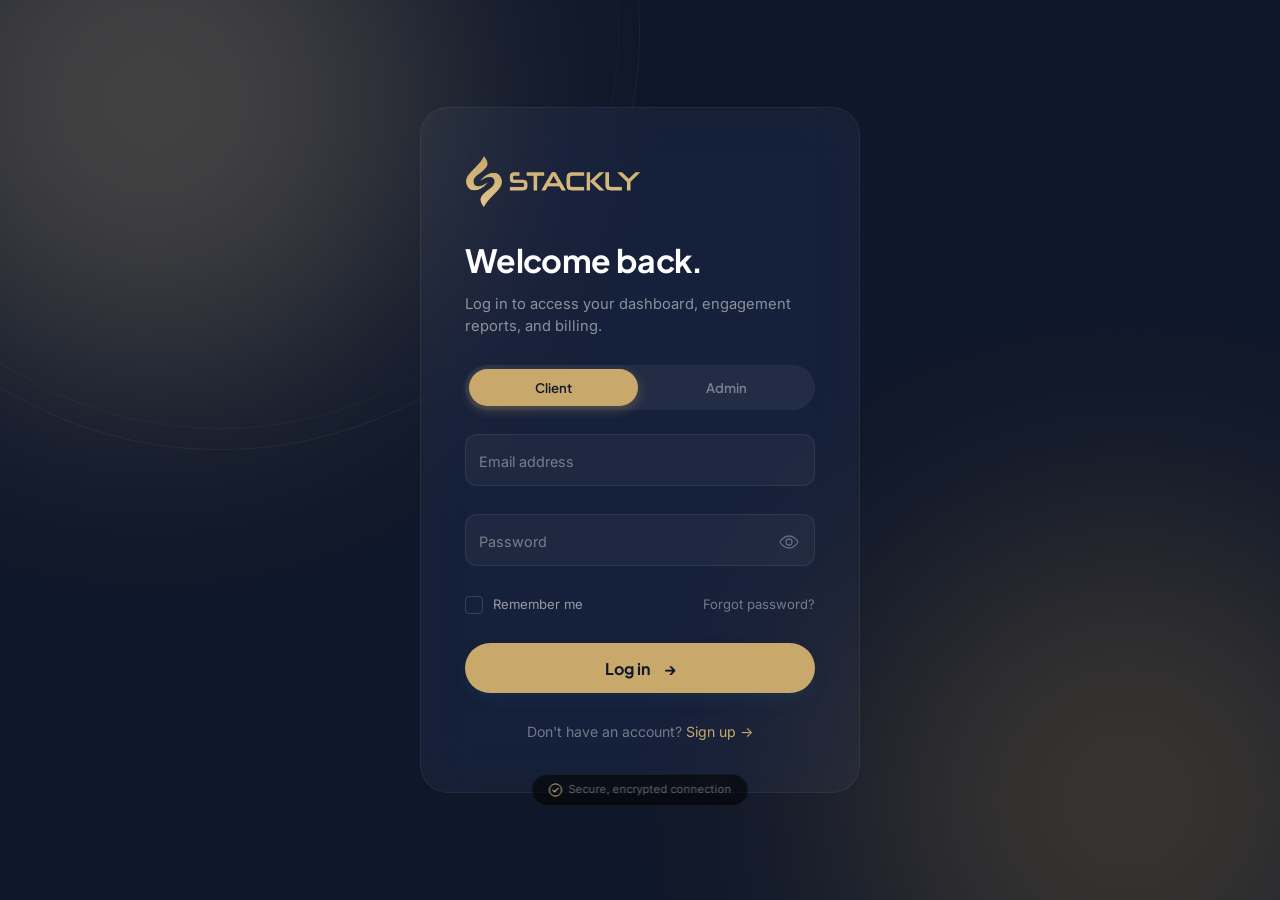
<file: login.html>
<!DOCTYPE html>
<html lang="en">
<head>
<meta charset="UTF-8">
<meta name="viewport" content="width=device-width, initial-scale=1.0">
<title>Log in — Stackly Business</title>
<meta name="description" content="Log in to your Stackly Business account.">
<link rel="icon" href="assets/images/logo-stackly.webp">

<link rel="preconnect" href="https://fonts.googleapis.com">
<link rel="preconnect" href="https://fonts.gstatic.com" crossorigin>
<link href="https://fonts.googleapis.com/css2?family=Plus+Jakarta+Sans:wght@500;600;700;800&family=Inter:wght@400;500;600&display=swap" rel="stylesheet">

<link rel="stylesheet" href="assets/css/style.css">
<link rel="stylesheet" href="assets/css/login.css">
</head>
<body data-page="login">

<main id="main" class="l-main">

  <!-- ============================================================
       1. LOGIN — full-screen centered glass card
  ============================================================ -->
  <section class="l-section">
    <div class="l-bg">
      <div class="l-grid"></div>
      <div class="l-glow l-glow--1"></div>
      <div class="l-glow l-glow--2"></div>
      <div class="l-orb"></div>
    </div>

    <div class="l-card-wrap">
      <div class="l-card">
        <div class="l-card-inner">
          <a href="index.html" class="l-logo" aria-label="Stackly Business — Home">
            <img src="assets/images/logo-stackly.webp" alt="Stackly Business logo">
          </a>

          <h1 class="l-title">Welcome back.</h1>
          <p class="l-sub">Log in to access your dashboard, engagement reports, and billing.</p>

          <div class="l-role">
            <button type="button" class="l-role-btn is-active" data-role="client">Client</button>
            <button type="button" class="l-role-btn" data-role="admin">Admin</button>
          </div>

          <form class="l-form" onsubmit="event.preventDefault();">
            <div class="l-field">
              <input type="email" class="l-input" id="l-email" required autocomplete="email" placeholder=" ">
              <label class="l-label" for="l-email">Email address</label>
              <span class="l-field-line"></span>
              <span class="l-error" id="l-error-email"></span>
            </div>
            <div class="l-field">
              <input type="password" class="l-input" id="l-password" required autocomplete="current-password" placeholder=" ">
              <label class="l-label" for="l-password">Password</label>
              <span class="l-field-line"></span>
              <span class="l-error" id="l-error-password"></span>
              <button type="button" class="l-pw-toggle" aria-label="Toggle password visibility">
                <svg class="l-eye l-eye--open" viewBox="0 0 20 20" fill="none"><path d="M10 4C4 4 1 10 1 10s3 6 9 6 9-6 9-6-3-6-9-6z" stroke="currentColor" stroke-width="1.3"/><circle cx="10" cy="10" r="3" stroke="currentColor" stroke-width="1.3"/></svg>
                <svg class="l-eye l-eye--closed" viewBox="0 0 20 20" fill="none"><path d="M2 2L18 18M7.5 7.5a3 3 0 0 0 4.2 4.2M4.2 4.2C2.5 5.5 1 8 1 10s2 6 9 6c2 0 3.7-.6 5-1.5M10 4c6 0 9 6 9 6a12 12 0 0 1-2.2 3" stroke="currentColor" stroke-width="1.3"/></svg>
              </button>
            </div>

            <div class="l-row">
              <label class="l-check">
                <input type="checkbox" class="l-check-input">
                <span class="l-check-box"></span>
                <span class="l-check-label">Remember me</span>
              </label>
              <a href="404.html" class="l-forgot">Forgot password?</a>
            </div>

            <button type="submit" class="btn btn-primary l-submit">Log in <span>→</span></button>
          </form>

          <p class="l-switch">Don't have an account? <a href="signup.html">Sign up <span>→</span></a></p>
        </div>

        <div class="l-card-badge">
          <svg viewBox="0 0 16 16" fill="none"><circle cx="8" cy="8" r="7" stroke="currentColor" stroke-width="1"/><path d="M5 8 L7 10 L11 6" stroke="currentColor" stroke-width="1.2" stroke-linecap="round"/></svg>
          Secure, encrypted connection
        </div>
      </div>
    </div>
  </section>

</main>

<script src="assets/js/login.js"></script>
</body>
</html>
</file>
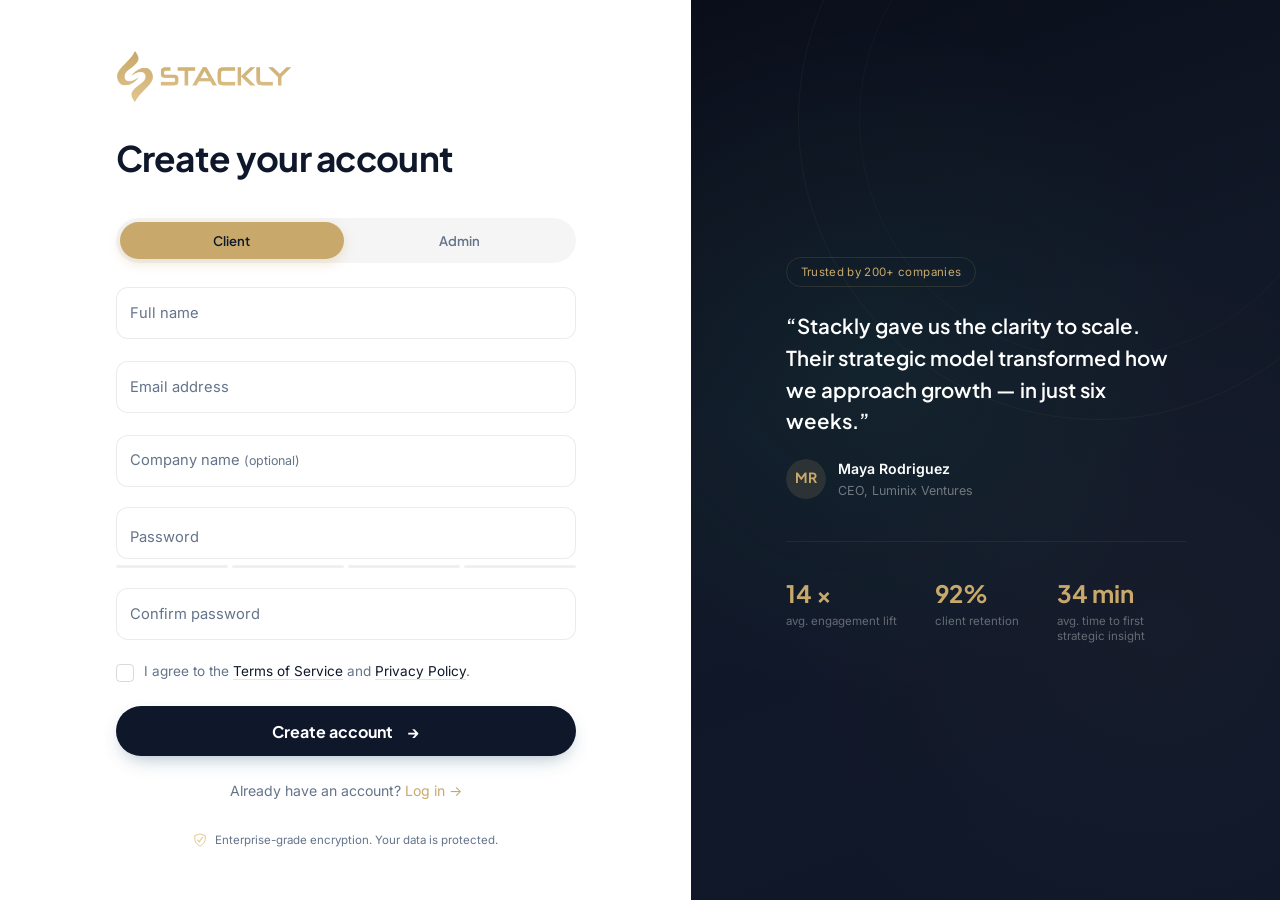
<file: signup.html>
<!DOCTYPE html>
<html lang="en">
<head>
<meta charset="UTF-8">
<meta name="viewport" content="width=device-width, initial-scale=1.0">
<title>Sign up — Stackly Business</title>
<meta name="description" content="Create your Stackly Business account.">
<link rel="icon" href="assets/images/logo-stackly.webp">

<link rel="preconnect" href="https://fonts.googleapis.com">
<link rel="preconnect" href="https://fonts.gstatic.com" crossorigin>
<link href="https://fonts.googleapis.com/css2?family=Plus+Jakarta+Sans:wght@500;600;700;800&family=Inter:wght@400;500;600&display=swap" rel="stylesheet">

<link rel="stylesheet" href="assets/css/style.css">
<link rel="stylesheet" href="assets/css/signup.css">
</head>
<body data-page="signup">

<main id="main" class="s-main">

  <!-- ============================================================
       1. SIGN-UP — premium split
  ============================================================ -->
  <section class="s-section">

    <!-- left — form -->
    <div class="s-form-panel">
      <div class="s-form-wrap">
        <a href="index.html" class="s-logo" aria-label="Stackly Business — Home">
          <img src="assets/images/logo-stackly.webp" alt="Stackly Business logo">
        </a>

        <div class="s-head">
          <h1 class="s-title">Create your account</h1>
        </div>

        <div class="s-role">
          <button type="button" class="s-role-btn is-active" data-role="client">Client</button>
          <button type="button" class="s-role-btn" data-role="admin">Admin</button>
        </div>

        <form class="s-form" onsubmit="event.preventDefault();">
          <div class="s-field">
            <input type="text" class="s-input" id="s-name" required autocomplete="name" placeholder=" ">
            <label class="s-label" for="s-name">Full name</label>
            <span class="s-field-line"></span>
            <span class="s-error" id="s-error-name"></span>
          </div>

          <div class="s-field">
            <input type="email" class="s-input" id="s-email" required autocomplete="email" placeholder=" ">
            <label class="s-label" for="s-email">Email address</label>
            <span class="s-field-line"></span>
            <span class="s-error" id="s-error-email"></span>
          </div>

          <div class="s-field">
            <input type="text" class="s-input" id="s-company" autocomplete="organization" placeholder=" ">
            <label class="s-label" for="s-company">Company name <span class="s-opt">(optional)</span></label>
            <span class="s-field-line"></span>
          </div>

          <div class="s-field">
            <input type="password" class="s-input" id="s-password" required autocomplete="new-password" placeholder=" ">
            <label class="s-label" for="s-password">Password</label>
            <span class="s-field-line"></span>
            <span class="s-error" id="s-error-password"></span>
            <div class="s-strength" id="s-strength">
              <span></span><span></span><span></span><span></span>
            </div>
          </div>

          <div class="s-field">
            <input type="password" class="s-input" id="s-confirm" required autocomplete="new-password" placeholder=" ">
            <label class="s-label" for="s-confirm">Confirm password</label>
            <span class="s-field-line"></span>
            <span class="s-match" id="s-match"></span>
            <span class="s-error" id="s-error-confirm"></span>
          </div>

          <label class="s-check">
            <input type="checkbox" class="s-check-input" id="s-terms" required>
            <span class="s-check-box"></span>
            <span class="s-check-label">I agree to the <a href="404.html">Terms of Service</a> and <a href="404.html">Privacy Policy</a>.</span>
          </label>

          <button type="submit" class="btn btn-primary s-submit">
            Create account <span>→</span>
          </button>
        </form>

        <p class="s-switch">Already have an account? <a href="login.html">Log in <span>→</span></a></p>

        <div class="s-shield">
          <svg viewBox="0 0 16 16" fill="none"><path d="M8 1L2 3v4c0 5 6 8 6 8s6-3 6-8V3L8 1z" stroke="currentColor" stroke-width="1.1" fill="none"/><path d="M5 8L7 10L11 5" stroke="currentColor" stroke-width="1.2" stroke-linecap="round"/></svg>
          Enterprise-grade encryption. Your data is protected.
        </div>
      </div>
    </div>

    <!-- right — brand panel -->
    <div class="s-brand-panel">
      <div class="s-brand-bg"></div>
      <div class="s-brand-shape"></div>
      <div class="s-brand-content">
        <span class="s-brand-badge">Trusted by 200+ companies</span>
        <p class="s-brand-quote">
          “Stackly gave us the clarity to scale. Their strategic model transformed how we approach growth — in just six weeks.”
        </p>
        <div class="s-brand-author">
          <div class="s-brand-avatar">
            <svg viewBox="0 0 40 40"><circle cx="20" cy="20" r="20" fill="rgba(201,169,107,.15)"/><text x="20" y="24" text-anchor="middle" fill="var(--gold)" font-size="14" font-weight="700" font-family="Plus Jakarta Sans">MR</text></svg>
          </div>
          <div>
            <strong>Maya Rodriguez</strong>
            <span>CEO, Luminix Ventures</span>
          </div>
        </div>

        <div class="s-brand-stats">
          <div class="s-brand-stat">
            <span class="s-brand-num">14&nbsp;×</span>
            <span class="s-brand-desc">avg. engagement lift</span>
          </div>
          <div class="s-brand-stat">
            <span class="s-brand-num">92%</span>
            <span class="s-brand-desc">client retention</span>
          </div>
          <div class="s-brand-stat">
            <span class="s-brand-num">34&nbsp;min</span>
            <span class="s-brand-desc">avg. time to first<br>strategic insight</span>
          </div>
        </div>
      </div>
    </div>

  </section>

</main>

<script src="assets/js/signup.js"></script>
</body>
</html>
</file>
<file: assets/css/style.css>
/* ===================================================================
   STACKLY BUSINESS — style.css
   GLOBAL STYLESHEET — shared across every page
   Contains: reset, design tokens, typography, buttons, container,
   header, mobile menu, footer, shared utilities & animations.
=================================================================== */

:root{

  /* ---- brand colors ---- */
  --navy: #0F172A;
  --navy-deep: #020617;
  --navy-soft: #334155;

  --teal: #C8A96B;
  --teal-bright: #E2C58D;
  --teal-deep: #B08A44;
  --gold: #C8A96B;

  /* ---- neutrals ---- */
  --ink: #0F172A;
  --ink-soft: #64748B;
  --muted: #64748B;

  --paper: #FFFFFF;

  --mist: #F8FAFC;
  --mist-deep: #E2E8F0;

  --line: #CBD5E1;

  /* ---- type ---- */
  --font-display:'Plus Jakarta Sans', sans-serif;
  --font-body:'Inter', sans-serif;

  /* ---- layout ---- */
  --container:1280px;
  --gutter:clamp(20px, 5vw, 64px);

  --radius-sm:8px;
  --radius:14px;
  --radius-lg:24px;

  /* ---- motion ---- */
  --ease:cubic-bezier(.16,.84,.44,1);
  --dur:.7s;
}

*,*::before,*::after{ box-sizing:border-box; }
html{ scroll-behavior:smooth; overflow-x:hidden; }
body{
  margin:0;
  font-family:var(--font-body);
  background:var(--paper);
  color:var(--ink);
  -webkit-font-smoothing:antialiased;
  overflow-x:hidden;
  line-height:1.6;
}
img{ max-width:100%; display:block; }
a{ color:inherit; text-decoration:none; }
ul,ol{ margin:0; padding:0; list-style:none; }
button{ font-family:inherit; cursor:pointer; background:none; border:none; }
input,textarea,select{ font-family:inherit; }
h1,h2,h3,h4,h5{ margin:0; font-family:var(--font-display); font-weight:700; color:var(--ink); }
p{ margin:0; }

.sr-only{ position:absolute; width:1px; height:1px; overflow:hidden; clip:rect(0 0 0 0); }
.skip-link{
  position:absolute; left:-999px; top:0; background:var(--teal); color:var(--navy-deep);
  padding:10px 16px; z-index:9999; font-weight:700;
}
.skip-link:focus{ left:8px; top:8px; }
:focus-visible{ outline:2px solid var(--teal-deep); outline-offset:3px; }

@media (prefers-reduced-motion: reduce){
  *{ animation-duration:.001ms !important; animation-iteration-count:1 !important; transition-duration:.001ms !important; scroll-behavior:auto !important; }
}

/* ===================== LAYOUT ===================== */
.container{
  max-width:var(--container);
  margin:0 auto;
  padding:0 var(--gutter);
}
main{ padding-top:84px; }

/* ===================== 404 PAGE ===================== */
.page-404{
  min-height:100vh;
  display:flex; align-items:center; justify-content:center;
  background:linear-gradient(160deg, var(--navy-deep) 0%, #0f111a 40%, #141109 100%);
  position:relative;
  overflow:hidden;
}
body[data-page="404"] main{ padding-top:0; }

/* --- geometric background shapes --- */
.page-404-bg{
  position:absolute; inset:0;
  pointer-events:none;
  overflow:hidden;
}
.page-404-shape{
  position:absolute;
  opacity:.6;
  animation:shapeFloat 12s ease-in-out infinite;
}
.page-404-shape--1{ width:clamp(300px, 50vw, 500px); top:5%; right:-10%; }
.page-404-shape--2{ width:clamp(200px, 30vw, 350px); bottom:10%; left:-8%; animation-delay:-4s; }
.page-404-shape--3{ width:clamp(150px, 20vw, 250px); top:50%; left:50%; transform:translate(-50%,-50%); animation-delay:-8s; }
@keyframes shapeFloat{
  0%,100%{ transform:translateY(0) rotate(0deg); }
  33%{ transform:translateY(-20px) rotate(2deg); }
  66%{ transform:translateY(10px) rotate(-1deg); }
}
.page-404-shape--2{ animation-name:shapeFloat2; }
@keyframes shapeFloat2{
  0%,100%{ transform:translateY(0) rotate(0deg); }
  50%{ transform:translateY(16px) rotate(-3deg); }
}

/* --- card --- */
.page-404-card{
  position:relative;
  z-index:1;
  max-width:520px; margin:0 auto;
  text-align:center;
  padding:64px 48px;
  border-radius:var(--radius-lg);
  background:rgba(255,255,255,.03);
  backdrop-filter:blur(12px);
  border:1px solid rgba(200,169,107,.08);
  box-shadow:0 32px 64px -16px rgba(0,0,0,.5);
}
.page-404-code{
  font-family:var(--font-display);
  font-size:clamp(4rem, 12vw, 7rem);
  font-weight:800;
  line-height:1;
  background:linear-gradient(135deg, var(--teal-bright) 20%, var(--teal-deep) 50%, rgba(200,169,107,.3) 80%);
  -webkit-background-clip:text;
  -webkit-text-fill-color:transparent;
  background-clip:text;
  letter-spacing:-.04em;
}
.page-404-line{
  width:60px; height:2px;
  margin:16px auto 24px;
  background:linear-gradient(90deg, transparent, var(--teal-deep), transparent);
  border-radius:2px;
}
.page-404-card h1{
  font-size:clamp(1.3rem, 3.5vw, 1.65rem);
  color:var(--paper);
  margin-bottom:12px;
  font-weight:700;
}
.page-404-card p{
  color:rgba(255,255,255,.5);
  font-size:.95rem;
  line-height:1.65;
  margin-bottom:36px;
  max-width:38ch;
  margin-left:auto; margin-right:auto;
}
.page-404-actions{
  display:flex; gap:12px; justify-content:center;
  flex-wrap:wrap;
}
.btn-404-back{
  border-color:rgba(255,255,255,.15) !important;
  color:rgba(255,255,255,.6) !important;
}
.btn-404-back:hover{
  border-color:rgba(200,169,107,.4) !important;
  color:var(--teal-bright) !important;
  background:rgba(200,169,107,.06) !important;
}

@media (max-width: 480px){
  .page-404-card{ padding:48px 24px; }
  .page-404-card p{ font-size:.88rem; }
}

/* ===================== TYPOGRAPHY HELPERS ===================== */
.eyebrow{
  display:inline-flex;
  align-items:center;
  gap:8px;
  font-size:.78rem;
  font-weight:700;
  letter-spacing:.06em;
  text-transform:uppercase;
  color:var(--teal-deep);
  margin-bottom:16px;
}
.eyebrow::before{
  content:"";
  width:18px;height:2px;
  background:var(--teal-deep);
  border-radius:2px;
}
.section-title{
  font-size:clamp(1.9rem, 3.4vw, 2.8rem);
  line-height:1.15;
  letter-spacing:-.01em;
  margin-bottom:16px;
}
.section-sub{
  color:var(--ink-soft);
  font-size:1.05rem;
  max-width:56ch;
}
.section-head{ margin-bottom:48px; }
.section-head.center{ text-align:center; margin-left:auto; margin-right:auto; }
.section-head.center .section-sub{ margin:0 auto; }

/* ===================== BUTTONS ===================== */
.btn{
  display:inline-flex;
  align-items:center;
  justify-content:center;
  gap:8px;
  padding:14px 28px;
  font-size:.92rem;
  font-weight:700;
  font-family:var(--font-display);
  border-radius:999px;
  transition:transform .35s var(--ease), box-shadow .35s var(--ease), background .35s var(--ease), color .35s var(--ease), border-color .35s var(--ease);
  white-space:nowrap;
  min-height:46px;
  position:relative;
  overflow:hidden;
}
.btn-primary{
  background:var(--navy);
  color:var(--paper);
  box-shadow:0 8px 20px -8px rgba(31,78,104,.45);
}
.btn-primary::before{
  content:"";
  position:absolute; inset:0;
  background:linear-gradient(120deg, transparent, rgba(255,255,255,.35), transparent);
  transform:translateX(-120%) skewX(-15deg);
  transition:transform .6s var(--ease);
}
.btn-primary:hover::before{ transform:translateX(120%) skewX(-15deg); }
.btn-primary:hover{ transform:translateY(-2px); box-shadow:0 14px 28px -10px rgba(31,78,104,.55); }

.btn-outline{
  background:transparent;
  border:1.5px solid var(--line);
  color:var(--navy);
}
.btn-outline:hover{ border-color:var(--navy); background:var(--mist); }

.btn-ghost-light{
  background:transparent;
  border:1.5px solid rgba(255,255,255,.35);
  color:var(--paper);
}
.btn-ghost-light:hover{ border-color:var(--paper); background:rgba(255,255,255,.1); }

.btn-block{ width:100%; }
.btn-sm{ padding:11px 20px; font-size:.85rem; min-height:40px; }

/* ===================================================================
   HEADER (shared across all pages)
=================================================================== */
.site-header{
  position:fixed; top:0; left:0; right:0; z-index:1000;
  background:
    radial-gradient(ellipse at 50% 0%, rgba(200,169,107,.05) 0%, transparent 60%),
    linear-gradient(180deg, rgba(255,255,255,.96) 0%, rgba(248,250,252,.88) 100%);
  backdrop-filter:blur(16px) saturate(150%);
  -webkit-backdrop-filter:blur(16px) saturate(150%);
  border-bottom:1px solid transparent;
  transition:background .5s var(--ease), box-shadow .5s var(--ease);
}
.site-header::after{
  content:"";
  position:absolute;
  bottom:-1px; left:0; right:0;
  height:1px;
  background:linear-gradient(90deg, transparent, var(--teal-deep), var(--teal-bright), var(--teal-deep), transparent);
  opacity:0;
  transition:opacity .5s var(--ease);
  pointer-events:none;
}
.site-header.is-scrolled{
  background:rgba(255,255,255,.96);
  box-shadow:0 8px 32px -14px rgba(22,32,43,.18);
}
.site-header.is-scrolled::after{
  opacity:1;
}
.header-inner{
  max-width:var(--container);
  margin:0 auto;
  padding:16px var(--gutter);
  display:flex;
  align-items:center;
  gap:32px;
}
.logo{ display:flex; align-items:center; margin-right:auto; flex-shrink:0; }
.logo img{ height:42px; width:auto; }

.main-nav{ flex-shrink:0; }
.nav-list{ display:flex; align-items:center; gap:8px; }
.nav-link{
  position:relative;
  font-size:.9rem;
  font-weight:600;
  color:var(--ink-soft);
  padding:8px 12px;
  border-radius:0;
  transition:color .3s;
}
.nav-link::after{
  content:"";
  position:absolute;
  bottom:-2px; left:50%;
  width:0;
  height:2px;
  background:var(--teal-deep);
  border-radius:2px;
  transform:translateX(-50%);
  transition:width .35s var(--ease);
}
.nav-link:hover{ color:var(--navy); }
.nav-link:hover::after{ width:calc(100% - 24px); }
.nav-link.is-active{ color:var(--navy); }
.nav-link.is-active::after{ width:calc(100% - 24px); }

.header-actions{ display:flex; align-items:center; gap:12px; flex-shrink:0; }

.hamburger{
  display:none;
  flex-direction:column;
  justify-content:center;
  gap:5px;
  width:44px; height:44px;
  flex-shrink:0;
  margin-left:auto;
}
.hamburger-line{
  width:22px; height:2px;
  background:var(--navy);
  border-radius:2px;
  transition:transform .35s var(--ease), opacity .25s var(--ease);
  display:block;
}
.hamburger.is-open .hamburger-line:nth-child(1){ transform:translateY(7px) rotate(45deg); }
.hamburger.is-open .hamburger-line:nth-child(2){ opacity:0; }
.hamburger.is-open .hamburger-line:nth-child(3){ transform:translateY(-7px) rotate(-45deg); }

/* ===================== MOBILE MENU ===================== */
.mobile-menu{
  position:fixed; inset:0;
  background:var(--paper);
  z-index:1100;
  padding:80px var(--gutter) 32px;
  transform:translateX(100%);
  transition:transform .45s var(--ease);
  display:flex; flex-direction:column;
  overflow-y:auto;
}
.mobile-menu.is-open{ transform:translateX(0); }
.mobile-close{
  position:absolute;
  top:20px;
  right:max(20px, var(--gutter));
  width:44px; height:44px;
  display:flex;
  align-items:center;
  justify-content:center;
  font-size:1.5rem;
  font-family:var(--font-body);
  color:var(--ink);
  border-radius:50%;
  transition:background .3s, transform .3s var(--ease);
  z-index:1;
  line-height:1;
}
.mobile-close:hover{ background:var(--mist); transform:rotate(90deg); }

.mobile-overlay{
  position:fixed; inset:0;
  background:rgba(22,32,43,.45);
  z-index:1050;
  opacity:0; visibility:hidden;
  transition:opacity .4s var(--ease), visibility .4s;
}
.mobile-overlay.is-open{ opacity:1; visibility:visible; }
body.menu-open{ overflow:hidden; }

.mobile-nav-list{ display:flex; flex-direction:column; gap:2px; }
.mobile-nav-list li{
  opacity:0; transform:translateX(24px);
  transition:opacity .4s var(--ease), transform .4s var(--ease);
  transition-delay:calc(var(--i, 0) * 60ms);
}
.mobile-menu.is-open .mobile-nav-list li{ opacity:1; transform:translateX(0); }
.mobile-nav-link{
  display:block;
  font-family:var(--font-display);
  font-size:1.4rem;
  font-weight:700;
  color:var(--ink);
  padding:16px 4px;
  border-bottom:1px solid var(--line);
  -webkit-tap-highlight-color:transparent;
}
.mobile-nav-link.is-active{ color:var(--teal-deep); }

.mobile-actions{
  display:flex; flex-direction:column; gap:12px;
  margin-top:auto;
  padding-top:24px;
  opacity:0; transform:translateY(16px);
  transition:opacity .4s var(--ease), transform .4s var(--ease);
  transition-delay:calc(var(--i, 5) * 60ms);
}
.mobile-menu.is-open .mobile-actions{ opacity:1; transform:translateY(0); }

/* ===================================================================
   FOOTER (shared across all pages)
=================================================================== */
/* ===================================================================
   FOOTER — 4‑column grid, gold accents, hover animations
=================================================================== */
.site-footer{
  background:var(--navy-deep);
  position:relative;
  overflow:hidden;
}

/* --- gold shimmer wave top border --- */
.footer-wave{
  position:absolute; top:0; left:0; right:0;
  height:3px;
  background:linear-gradient(90deg,
    transparent 0%,
    rgba(200,169,107,.2) 20%,
    var(--teal-bright) 50%,
    rgba(200,169,107,.2) 80%,
    transparent 100%
  );
  background-size:200% 100%;
  animation:footerShimmer 4s ease-in-out infinite;
}
@keyframes footerShimmer{
  0%,100%{ background-position:0% 0%; }
  50%{ background-position:100% 0%; }
}

.footer-inner{
  max-width:var(--container); margin:0 auto;
  padding:72px var(--gutter) 48px;
  display:grid;
  grid-template-columns:1.2fr 1fr 1fr 1.2fr;
  gap:40px;
}

/* ---------- brand column ---------- */
.footer-col--brand{
  display:flex; flex-direction:column;
  align-items:flex-start;
  gap:16px;
}
.footer-logo-link{
  display:inline-block; transition:opacity .3s;
}
.footer-logo-link:hover{ opacity:.8; }
.footer-logo{ height:60px; }
.footer-tagline{
  color:rgba(255,255,255,.5);
  font-size:1.05rem;
  line-height:1.55;
  max-width:30ch;
}
.footer-social{
  display:flex;
  gap:10px;
  margin-top:4px;
}
.footer-social-link{
  width:40px; height:40px;
  border-radius:50%;
  display:flex; align-items:center; justify-content:center;
  background:rgba(255,255,255,.04);
  border:1px solid rgba(255,255,255,.1);
  color:rgba(255,255,255,.5);
  transition:background .4s var(--ease), border-color .4s var(--ease),
              color .4s var(--ease), transform .4s var(--ease),
              box-shadow .4s var(--ease);
}
.footer-social-link:hover{
  background:rgba(200,169,107,.12);
  border-color:rgba(200,169,107,.35);
  color:var(--teal-bright);
  transform:translateY(-3px);
  box-shadow:0 8px 24px -6px rgba(200,169,107,.15);
}
.footer-social-link svg{ display:block; }

/* ---------- link columns ---------- */
.footer-col--links{
  display:flex; flex-direction:column;
  gap:12px;
}
.footer-col h5{
  color:var(--teal-bright);
  font-family:var(--font-display);
  font-size:.82rem;
  font-weight:700;
  text-transform:uppercase;
  letter-spacing:.12em;
  margin-bottom:10px;
}
.footer-link{
  color:rgba(255,255,255,.55);
  font-size:.95rem;
  font-weight:500;
  width:fit-content;
  position:relative;
  transition:color .3s var(--ease);
  padding-bottom:2px;
}
.footer-link::after{
  content:'';
  position:absolute; bottom:0; left:0;
  width:0; height:1px;
  background:var(--teal-bright);
  transition:width .4s var(--ease);
}
.footer-link:hover{
  color:var(--teal-bright);
}
.footer-link:hover::after{
  width:100%;
}

/* ---------- contact column ---------- */
.footer-col--contact{
  display:flex; flex-direction:column;
  gap:14px;
}
.footer-contact-item{
  display:flex;
  align-items:center;
  gap:10px;
  color:rgba(255,255,255,.55);
  font-size:.92rem;
  font-weight:400;
  line-height:1.4;
}
.footer-contact-item svg{
  width:16px; height:16px;
  flex-shrink:0;
  opacity:.5;
  transition:opacity .3s, color .3s;
}
.footer-contact-item:hover svg{
  opacity:.9;
  color:var(--teal-bright);
}

/* ---------- bottom bar ---------- */
.footer-bottom{
  max-width:var(--container); margin:0 auto;
  padding:24px var(--gutter) 32px;
  display:flex;
  justify-content:space-between;
  align-items:center;
  flex-wrap:wrap;
  gap:12px;
  border-top:1px solid rgba(255,255,255,.06);
}
.footer-copy{
  color:rgba(255,255,255,.3);
  font-size:.85rem;
}
.footer-bottom-links{
  display:flex;
  gap:24px;
}
.footer-bottom-link{
  color:rgba(255,255,255,.3);
  font-size:.85rem;
  position:relative;
  transition:color .3s;
}
.footer-bottom-link::after{
  content:'';
  position:absolute; bottom:0; left:0;
  width:0; height:1px;
  background:var(--teal-bright);
  transition:width .4s var(--ease);
}
.footer-bottom-link:hover{
  color:var(--teal-bright);
}
.footer-bottom-link:hover::after{
  width:100%;
}

/* ===================================================================
   SHARED REVEAL ANIMATION CLASSES (used with GSAP ScrollTrigger)
=================================================================== */
.reveal{ opacity:0; }
.reveal[data-reveal="up"]{ transform:translateY(36px); }
.reveal[data-reveal="left"]{ transform:translateX(-50px); }
.reveal[data-reveal="right"]{ transform:translateX(50px); }
.reveal[data-reveal="scale"]{ transform:scale(.93); }
.reveal.is-visible{
  opacity:1; transform:none;
  transition:opacity .8s var(--ease), transform .8s var(--ease);
}

/* ===================== RESPONSIVE: HEADER / FOOTER ===================== */
@media (max-width: 992px){
  .main-nav,.header-actions{ display:none; }
  .hamburger{ display:flex; }
}
@media (max-width: 900px){
  .footer-inner{
    grid-template-columns:1fr 1fr;
    gap:36px 32px;
  }
}
@media (max-width: 768px){
  :root{ --gutter:24px; }
}
@media (max-width: 600px){
  .footer-inner{
    grid-template-columns:1fr;
    gap:36px;
    padding:56px var(--gutter) 36px;
    text-align:center;
  }
  .footer-col--brand{ align-items:center; }
  .footer-tagline{ margin:0 auto; }
  .footer-col--links{ align-items:center; }
  .footer-col--contact{ align-items:center; }
  .footer-social{ justify-content:center; }
  .footer-bottom{
    flex-direction:column; text-align:center;
    gap:16px;
  }
  .footer-bottom-links{ gap:16px; }
  .footer-social{ justify-content:flex-start; }
}
@media (max-width: 480px){
  :root{ --gutter:18px; }
  .btn{ padding:12px 22px; font-size:.85rem; }
}
@media (max-width: 360px){
  :root{ --gutter:14px; }
  .header-inner{ gap:10px; padding:12px 14px; }
  .logo img{ height:32px; }
  .hamburger{ width:38px; height:38px; }
  .mobile-menu{ padding:70px var(--gutter) 24px; }
  .mobile-nav-link{ font-size:1.25rem; padding:14px 4px; }
  .mobile-close{ top:14px; right:14px; width:38px; height:38px; font-size:1.3rem; }
}
@media (max-width: 320px){
  :root{ --gutter:12px; }
  .header-inner{ gap:8px; padding:10px 12px; }
  .logo img{ height:28px; }
  .hamburger{ width:34px; height:34px; gap:4px; }
  .hamburger-line{ width:18px; }
  .hamburger.is-open .hamburger-line:nth-child(1){ transform:translateY(6px) rotate(45deg); }
  .hamburger.is-open .hamburger-line:nth-child(3){ transform:translateY(-6px) rotate(-45deg); }
  .mobile-menu{ padding:64px var(--gutter) 20px; }
  .mobile-nav-link{ font-size:1.1rem; padding:12px 4px; }
  .mobile-close{ top:10px; right:12px; width:34px; height:34px; font-size:1.2rem; }
  .btn{ padding:10px 18px; font-size:.8rem; min-height:36px; }
}
</file>
<file: assets/css/login.css>
/* ============================================================
   LOGIN — full-screen centred glass card
   This page is intentionally minimal: one section, one card,
   no header / footer.  Complete brand autonomy.
   ============================================================ */

/* ---------- reset overrides for this page ---------- */
body[data-page="login"] main{ padding-top:0; }
.l-main{ min-height:100vh; }
.l-section{
  position:relative; min-height:100vh; display:flex; align-items:center;
  justify-content:center; padding:24px; background:var(--ink);
  overflow:hidden;
}

/* ---------- background canvas ---------- */
.l-bg{ position:absolute; inset:0; z-index:0; }

/* diagonal grid  */
.l-grid{
  position:absolute; inset:0;
  background-image:
    linear-gradient(45deg, rgba(255,255,255,.018) 1px, transparent 1px),
    linear-gradient(-45deg, rgba(255,255,255,.018) 1px, transparent 1px);
  background-size:48px 48px;
}

/* soft glow blobs  */
.l-glow{
  position:absolute; width:560px; height:560px; border-radius:50%;
  filter:blur(120px); opacity:.25; pointer-events:none;
}
.l-glow--1{ top:-20%; left:-10%; background:var(--teal-bright); }
.l-glow--2{ bottom:-20%; right:-10%; background:var(--teal-deep); }

/* slow-rotating ring  */
.l-orb{
  position:absolute; top:50%; left:50%; translate:-50% -50%;
  width:clamp(420px, 70vw, 840px); aspect-ratio:1;
  border-radius:50%;
  border:1px solid rgba(201,169,107,.08);
  pointer-events:none;
}
.l-orb::after{
  content:''; position:absolute; inset:20px; border-radius:50%;
  border:1px solid rgba(201,169,107,.05);
}
.l-orb::before{
  content:''; position:absolute; top:0; left:50%; translate:-50% -50%;
  width:16px; height:16px; border-radius:50%;
  background:var(--gold); filter:blur(2px); opacity:.4;
}

/* ---------- card wrapper ---------- */
.l-card-wrap{
  position:relative; z-index:1; width:100%;
  display:flex; justify-content:center;
}

/* ---------- glass card ---------- */
.l-card{
  width:100%; max-width:440px;
  background:rgba(255,255,255,.04);
  backdrop-filter:blur(24px) saturate(1.4);
  -webkit-backdrop-filter:blur(24px) saturate(1.4);
  border:1px solid rgba(255,255,255,.06);
  border-radius:28px;
  padding:clamp(32px, 5vw, 48px) clamp(24px, 4vw, 44px);
  position:relative;
  transition:transform .5s cubic-bezier(.22,1,.36,1);
}

.l-card-inner{ position:relative; z-index:1; }

/* ---------- logo ---------- */
.l-logo{
  display:block; width:176px; margin-bottom:28px;
}
.l-logo img{ width:100%; height:auto; display:block; }

/* ---------- heading ---------- */
.l-title{
  font-family:var(--font-display); font-weight:700;
  font-size:clamp(1.5rem, 3vw, 2rem);
  color:#fff; letter-spacing:-.02em;
  margin:0;
}
.l-sub{
  font-size:.92rem; color:rgba(255,255,255,.5);
  margin:8px 0 0; line-height:1.45;
}

/* ---------- role toggle ---------- */
.l-role{
  display:flex; gap:4px; padding:4px;
  background:rgba(255,255,255,.06);
  border-radius:100px; margin-top:28px;
}
.l-role-btn{
  flex:1; padding:10px 20px;
  border-radius:100px; border:none;
  font-family:var(--font-display); font-weight:600;
  font-size:.82rem; color:rgba(255,255,255,.4);
  background:transparent;
  transition:all .35s var(--ease);
  cursor:pointer;
}
.l-role-btn.is-active{
  background:var(--gold); color:var(--ink);
  box-shadow:0 4px 12px rgba(201,169,107,.3);
}

/* ---------- form ---------- */
.l-form{ margin-top:24px; display:flex; flex-direction:column; gap:24px; }

/* --- floating-label field --- */
.l-field{ position:relative; }

.l-input{
  width:100%; height:52px; padding:18px 44px 6px 14px;
  background:rgba(255,255,255,.04);
  border:1px solid rgba(255,255,255,.08);
  border-radius:12px;
  font-family:var(--font-body); font-size:.95rem;
  color:#fff; outline:none;
  transition:border-color .3s, box-shadow .3s;
}
.l-input:focus{ border-color:var(--gold); box-shadow:0 0 0 3px rgba(201,169,107,.12); }
.l-input:focus:invalid:not(:placeholder-shown){ border-color:#ef4444; }

.l-label{
  position:absolute; left:14px; top:50%; translate:0 -50%;
  font-size:.9rem; color:rgba(255,255,255,.4);
  pointer-events:none;
  transition:all .3s cubic-bezier(.22,1,.36,1);
}
.l-input:focus ~ .l-label,
.l-input:not(:placeholder-shown) ~ .l-label{
  top:6px; translate:0; font-size:.65rem; color:var(--gold);
}

.l-field-line{
  position:absolute; left:14px; top:52px; width:0; height:2px;
  background:var(--gold);
  transition:width .4s cubic-bezier(.22,1,.36,1);
  border-radius:1px;
}
.l-input:focus ~ .l-field-line{ width:calc(100% - 28px); }

.l-input.is-error{ border-color:#ef4444; box-shadow:0 0 0 3px rgba(239,68,68,.1); }

.l-error{
  display:block; font-size:.72rem; color:#ef4444; font-weight:600;
  margin-top:4px; min-height:0; line-height:1.3; opacity:0;
  transition:opacity .3s;
}
.l-error.is-visible{ opacity:1; }

/* --- password toggle --- */
.l-pw-toggle{
  position:absolute; right:14px; top:50%; translate:0 -50%;
  background:none; border:none; cursor:pointer;
  width:24px; height:24px; padding:0;
  color:rgba(255,255,255,.3);
  transition:color .3s;
}
.l-pw-toggle:hover{ color:rgba(255,255,255,.6); }
.l-eye{ width:20px; height:20px; display:block; position:absolute; inset:2px; }
.l-eye--closed{ opacity:0; }

/* --- row (remember + forgot) --- */
.l-row{ display:flex; justify-content:space-between; align-items:center; }

.l-check{ display:flex; align-items:center; gap:10px; cursor:pointer; }
.l-check-input{ position:absolute; opacity:0; width:0; height:0; }
.l-check-box{
  width:18px; height:18px; flex-shrink:0;
  border:1px solid rgba(255,255,255,.15);
  border-radius:4px;
  display:flex; align-items:center; justify-content:center;
  transition:all .3s;
}
.l-check-input:checked ~ .l-check-box{
  background:var(--gold); border-color:var(--gold);
}
.l-check-input:checked ~ .l-check-box::after{
  content:''; width:10px; height:5px;
  border-left:2px solid var(--ink);
  border-bottom:2px solid var(--ink);
  rotate:-45deg; translate:0 -1px;
}
.l-check-label{ font-size:.82rem; color:rgba(255,255,255,.55); user-select:none; }

.l-forgot{ font-size:.82rem; color:rgba(255,255,255,.4); text-decoration:none; transition:color .3s; }
.l-forgot:hover{ color:var(--gold); }

/* --- submit button --- */
.l-submit{
  width:100%; height:50px; justify-content:center; font-size:1rem; margin-top:4px;
  background:var(--gold); color:var(--ink); border:none;
}
.l-submit::before{ display:none; }
.l-submit:hover{ background:var(--teal-bright); color:var(--ink); transform:translateY(-2px); box-shadow:0 14px 28px -10px rgba(201,169,107,.45); }
.l-submit span{ display:inline-block; margin-left:6px; transition:translate .3s; }
.l-submit:hover span{ translate:3px -1px; }

/* ---------- switch (sign up link) ---------- */
.l-switch{
  text-align:center; margin-top:28px;
  font-size:.88rem; color:rgba(255,255,255,.4);
}
.l-switch a{ color:var(--gold); text-decoration:none; }
.l-switch a span{ display:inline-block; transition:translate .3s; }
.l-switch a:hover span{ translate:3px -1px; }

/* ---------- security badge ---------- */
.l-card-badge{
  position:absolute; bottom:-14px; left:50%; translate:-50% 0;
  display:flex; align-items:center; gap:6px;
  background:rgba(0,0,0,.6); backdrop-filter:blur(12px);
  border:1px solid rgba(255,255,255,.06);
  border-radius:100px; padding:6px 16px;
  font-size:.7rem; color:rgba(255,255,255,.35);
  white-space:nowrap;
}
.l-card-badge svg{ width:14px; height:14px; color:var(--teal-bright); }

/* ============================================================
   RESPONSIVE
   ============================================================ */
@media(max-width:600px){
  .l-section{ padding:16px; align-items:flex-start; padding-top:48px; }
  .l-card{ padding:28px 20px; border-radius:20px; }
  .l-submit{ height:46px; font-size:.95rem; }
  .l-card-badge{ font-size:.65rem; padding:4px 12px; }
  .l-orb{ display:none; }
}

@media(max-width:380px){
  .l-row{ flex-direction:column; gap:12px; align-items:flex-start; }
}
</file>
<file: assets/css/signup.css>
/* ============================================================
   SIGN-UP — premium split layout
   Left (form) + Right (brand panel) – no shared header/footer
   ============================================================ */

body[data-page="signup"] main{ padding-top:0; }
.s-main{ min-height:100vh; }

/* ---------- section – full viewport split ---------- */
.s-section{
  display:flex; min-height:100vh; width:100%;
}

/* =====================
   LEFT — FORM PANEL
   ===================== */
.s-form-panel{
  flex:1 1 54%; display:flex; align-items:center; justify-content:center;
  padding:clamp(24px, 4vw, 56px) clamp(24px, 5vw, 72px);
  background:#fff;
}

.s-form-wrap{
  width:100%; max-width:460px;
}

/* --- logo --- */
.s-logo{ display:block; width:176px; margin-bottom:28px; }
.s-logo img{ width:100%; height:auto; display:block; }

/* --- heading --- */
.s-head{ margin-bottom:32px; }
.s-title{
  font-family:var(--font-display); font-weight:700;
  font-size:clamp(1.5rem, 2.8vw, 2.2rem);
  color:var(--ink); letter-spacing:-.02em;
  margin:0;
}
.s-sub{
  font-size:.92rem; color:var(--muted); margin:8px 0 0;
}
.s-sub a{ color:var(--gold); text-decoration:none; }
.s-sub a span{ display:inline-block; transition:translate .3s; }
.s-sub a:hover span{ translate:3px -1px; }

/* --- role toggle --- */
.s-role{
  display:flex; gap:4px; padding:4px;
  background:rgba(0,0,0,.04);
  border-radius:100px; margin-bottom:24px;
}
.s-role-btn{
  flex:1; padding:10px 20px;
  border-radius:100px; border:none;
  font-family:var(--font-display); font-weight:600;
  font-size:.82rem; color:var(--muted);
  background:transparent;
  transition:all .35s var(--ease);
  cursor:pointer;
}
.s-role-btn.is-active{
  background:var(--gold); color:var(--ink);
  box-shadow:0 4px 12px rgba(201,169,107,.3);
}

/* --- form --- */
.s-form{ display:flex; flex-direction:column; gap:20px; }

/* --- floating-label field --- */
.s-field{ position:relative; }

.s-input{
  width:100%; height:52px; padding:18px 14px 6px;
  background:#fff;
  border:1px solid rgba(0,0,0,.08);
  border-radius:12px;
  font-family:var(--font-body); font-size:.95rem;
  color:var(--ink); outline:none;
  transition:border-color .3s, box-shadow .3s;
}
.s-input:focus{ border-color:var(--gold); box-shadow:0 0 0 3px rgba(201,169,107,.1); }
.s-input.is-error{ border-color:#ef4444; box-shadow:0 0 0 3px rgba(239,68,68,.1); }

.s-label{
  position:absolute; left:14px; top:50%; translate:0 -50%;
  font-size:.92rem; color:var(--muted);
  pointer-events:none;
  transition:all .3s cubic-bezier(.22,1,.36,1);
}
.s-input:focus ~ .s-label,
.s-input:not(:placeholder-shown) ~ .s-label{
  top:6px; translate:0; font-size:.65rem; color:var(--gold);
}
.s-opt{ font-size:.78rem; color:var(--muted); font-weight:400; }

.s-field-line{
  position:absolute; left:14px; top:52px; width:0; height:2px;
  background:var(--gold);
  transition:width .4s cubic-bezier(.22,1,.36,1);
  border-radius:1px;
}
.s-input:focus ~ .s-field-line{ width:calc(100% - 28px); }

.s-error{
  display:block; font-size:.72rem; color:#ef4444; font-weight:600;
  margin-top:2px; min-height:0; line-height:1.3; opacity:0;
  transition:opacity .3s;
}
.s-error.is-visible{ opacity:1; }

/* --- password strength indicator --- */
.s-strength{
  display:flex; gap:4px; margin-top:6px; height:3px;
}
.s-strength span{
  flex:1; height:100%; border-radius:2px;
  background:rgba(0,0,0,.06);
  transition:background .3s;
}
.s-strength.is-weak   span:nth-child(1){ background:#ef4444; }
.s-strength.is-fair    span:nth-child(-n+2){ background:#f59e0b; }
.s-strength.is-good    span:nth-child(-n+3){ background:#22c55e; }
.s-strength.is-strong  span:nth-child(-n+4){ background:#16a34a; }

/* --- password match feedback --- */
.s-match{
  position:absolute; right:14px; top:50%; translate:0 -50%;
  font-size:.72rem; font-weight:600; pointer-events:none;
  opacity:0; transition:opacity .3s;
}
.s-match.is-match{ opacity:1; color:#22c55e; }
.s-match.is-nomatch{ opacity:1; color:#ef4444; }

/* --- terms checkbox --- */
.s-check{
  display:flex; align-items:flex-start; gap:10px; cursor:pointer;
}
.s-check-input{ position:absolute; opacity:0; width:0; height:0; }
.s-check-box{
  width:18px; height:18px; flex-shrink:0; margin-top:2px;
  border:1px solid rgba(0,0,0,.15);
  border-radius:4px;
  display:flex; align-items:center; justify-content:center;
  transition:all .3s;
}
.s-check-input:checked ~ .s-check-box{
  background:var(--gold); border-color:var(--gold);
}
.s-check-input:checked ~ .s-check-box::after{
  content:''; width:10px; height:5px;
  border-left:2px solid var(--ink);
  border-bottom:2px solid var(--ink);
  rotate:-45deg; translate:0 -1px;
}
.s-check-label{
  font-size:.85rem; color:var(--muted); line-height:1.4;
}
.s-check-label a{ color:var(--ink); text-decoration:none; border-bottom:1px solid rgba(0,0,0,.1); }
.s-check-label a:hover{ border-color:var(--gold); color:var(--gold); }

/* --- submit --- */
.s-submit{ width:100%; height:50px; justify-content:center; font-size:1rem; margin-top:4px; }
.s-submit span{ display:inline-block; margin-left:6px; transition:translate .3s; }
.s-submit:hover span{ translate:3px -1px; }

/* --- switch --- */
.s-switch{
  text-align:center; margin-top:24px;
  font-size:.88rem; color:var(--muted);
}
.s-switch a{ color:var(--gold); text-decoration:none; }
.s-switch a span{ display:inline-block; transition:translate .3s; }
.s-switch a:hover span{ translate:3px -1px; }

/* --- shield --- */
.s-shield{
  display:flex; align-items:center; gap:8px; justify-content:center;
  margin-top:28px;
  font-size:.72rem; color:var(--muted);
}
.s-shield svg{ width:14px; height:14px; flex-shrink:0; color:var(--teal-bright); }

/* =====================
   RIGHT — BRAND PANEL
   ===================== */
.s-brand-panel{
  flex:0 0 46%; position:relative; display:flex; align-items:center; justify-content:center;
  padding:48px; overflow:hidden;
  min-height:100vh;
}

.s-brand-bg{
  position:absolute; inset:0;
  background:linear-gradient(160deg, #0a0e1a 0%, #111827 40%, #0f172a 100%);
}
.s-brand-bg::after{
  content:''; position:absolute; inset:0;
  background-image:
    radial-gradient(circle at 30% 40%, rgba(52,211,153,.06) 0%, transparent 50%),
    radial-gradient(circle at 80% 70%, rgba(201,169,107,.03) 0%, transparent 50%);
}

.s-brand-shape{
  position:absolute; top:-20%; right:-20%;
  width:clamp(400px, 50vw, 600px); aspect-ratio:1;
  border-radius:50%;
  border:1px solid rgba(201,169,107,.06);
}
.s-brand-shape::after{
  content:''; position:absolute; inset:60px;
  border-radius:50%;
  border:1px solid rgba(201,169,107,.04);
}

/* --- content --- */
.s-brand-content{
  position:relative; z-index:1;
  max-width:400px;
}

.s-brand-badge{
  display:inline-block;
  padding:5px 14px;
  border:1px solid rgba(201,169,107,.15);
  border-radius:100px;
  font-size:.72rem; letter-spacing:.03em;
  color:var(--gold); margin-bottom:24px;
}

.s-brand-quote{
  font-family:var(--font-display); font-weight:600;
  font-size:clamp(1rem, 1.6vw, 1.3rem);
  line-height:1.55;
  color:#fff; margin:0;
}

.s-brand-author{
  display:flex; align-items:center; gap:12px;
  margin-top:20px;
}
.s-brand-avatar svg{ width:40px; height:40px; border-radius:50%; display:block; }
.s-brand-author div{ display:flex; flex-direction:column; }
.s-brand-author strong{ font-size:.88rem; color:#fff; font-weight:600; }
.s-brand-author span{ font-size:.78rem; color:rgba(255,255,255,.4); }

.s-brand-stats{
  display:flex; gap:clamp(20px, 3vw, 40px);
  margin-top:40px; padding-top:32px;
  border-top:1px solid rgba(255,255,255,.06);
}
.s-brand-stat{ display:flex; flex-direction:column; gap:2px; }
.s-brand-num{
  font-family:var(--font-display); font-weight:700;
  font-size:clamp(1.1rem, 2vw, 1.5rem);
  color:var(--gold);
}
.s-brand-desc{
  font-size:.72rem; color:rgba(255,255,255,.35);
  line-height:1.3;
}

/* ============================================================
   RESPONSIVE
   ============================================================ */
@media(max-width:900px){
  .s-section{ flex-direction:column-reverse; min-height:auto; }
  .s-brand-panel{ flex:1; min-height:auto; padding:48px 32px; }
  .s-form-panel{ flex:1; padding:40px 24px; }
  .s-brand-stats{ flex-wrap:wrap; }
}

@media(max-width:480px){
  .s-form-panel{ padding:32px 20px; }
  .s-brand-panel{ padding:36px 20px; }
  .s-title{ font-size:1.35rem; }
  .s-input{ font-size:.88rem; }
}
</file>
